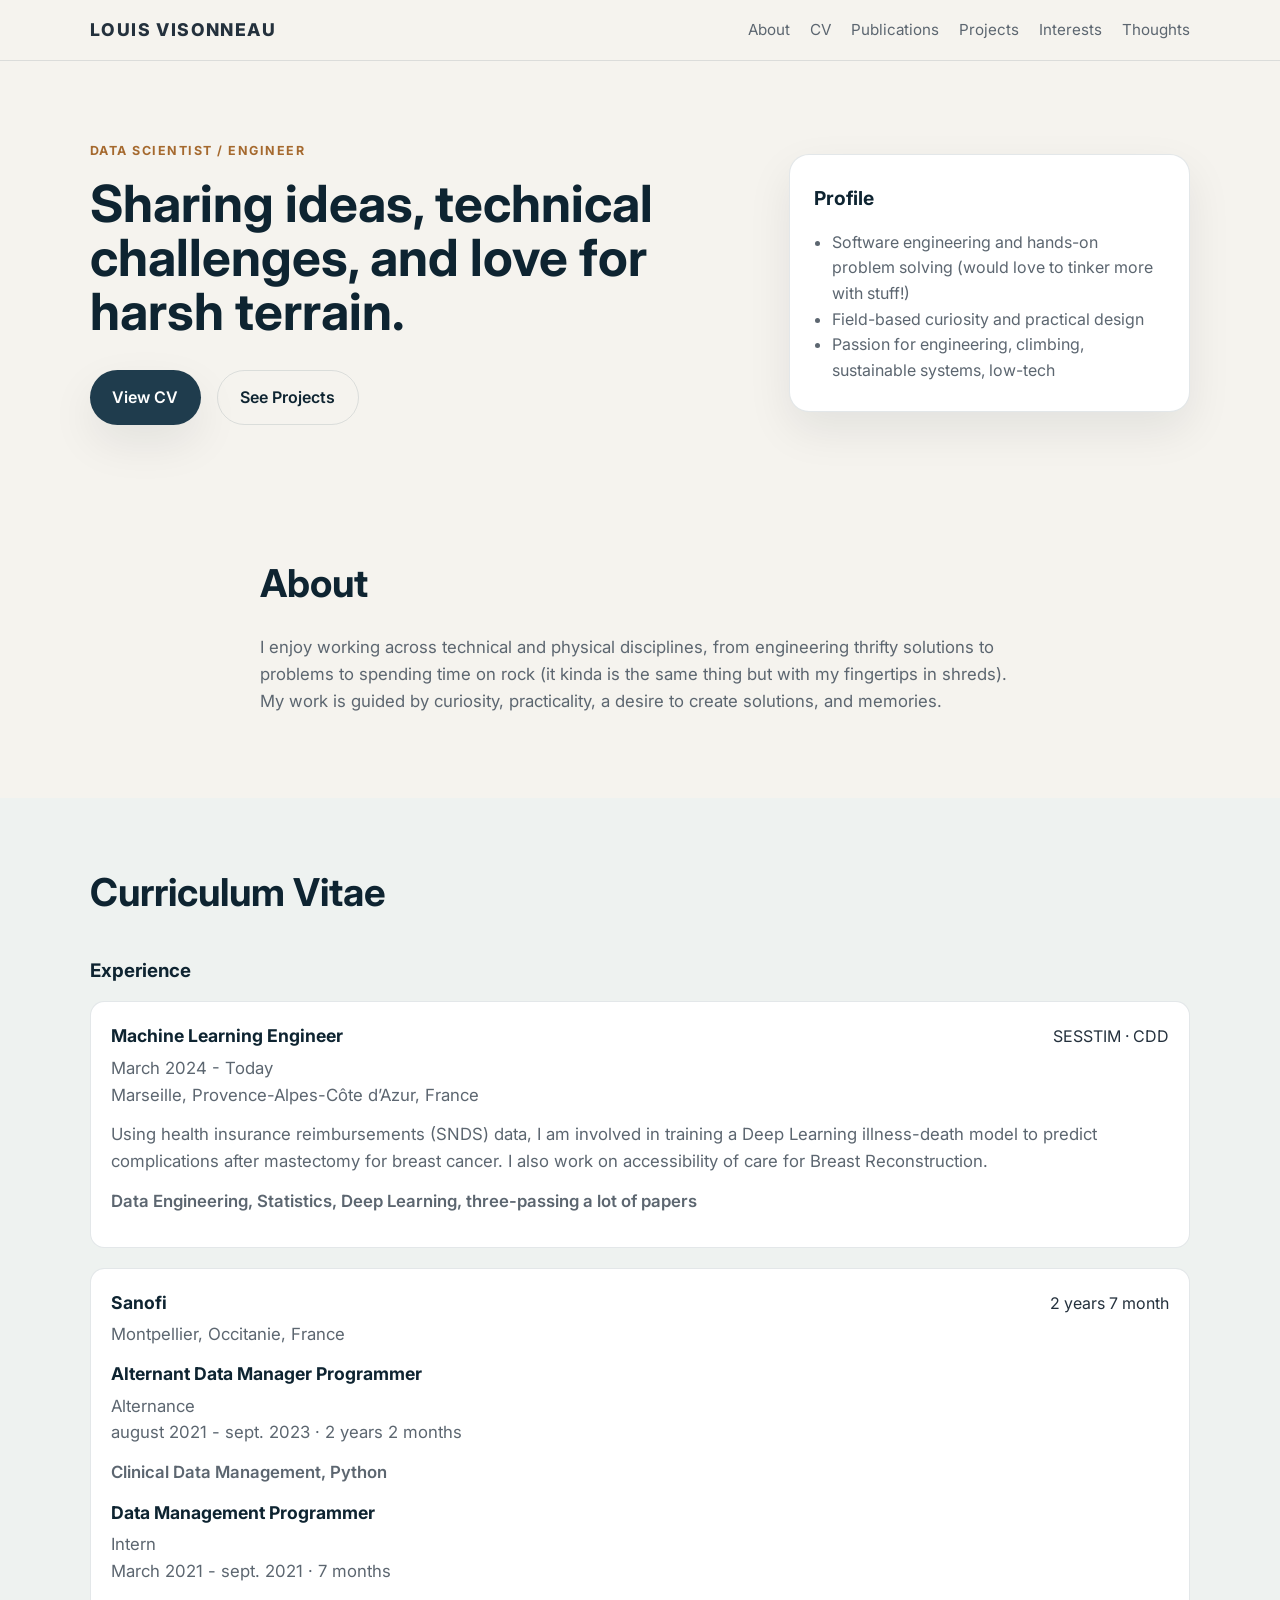
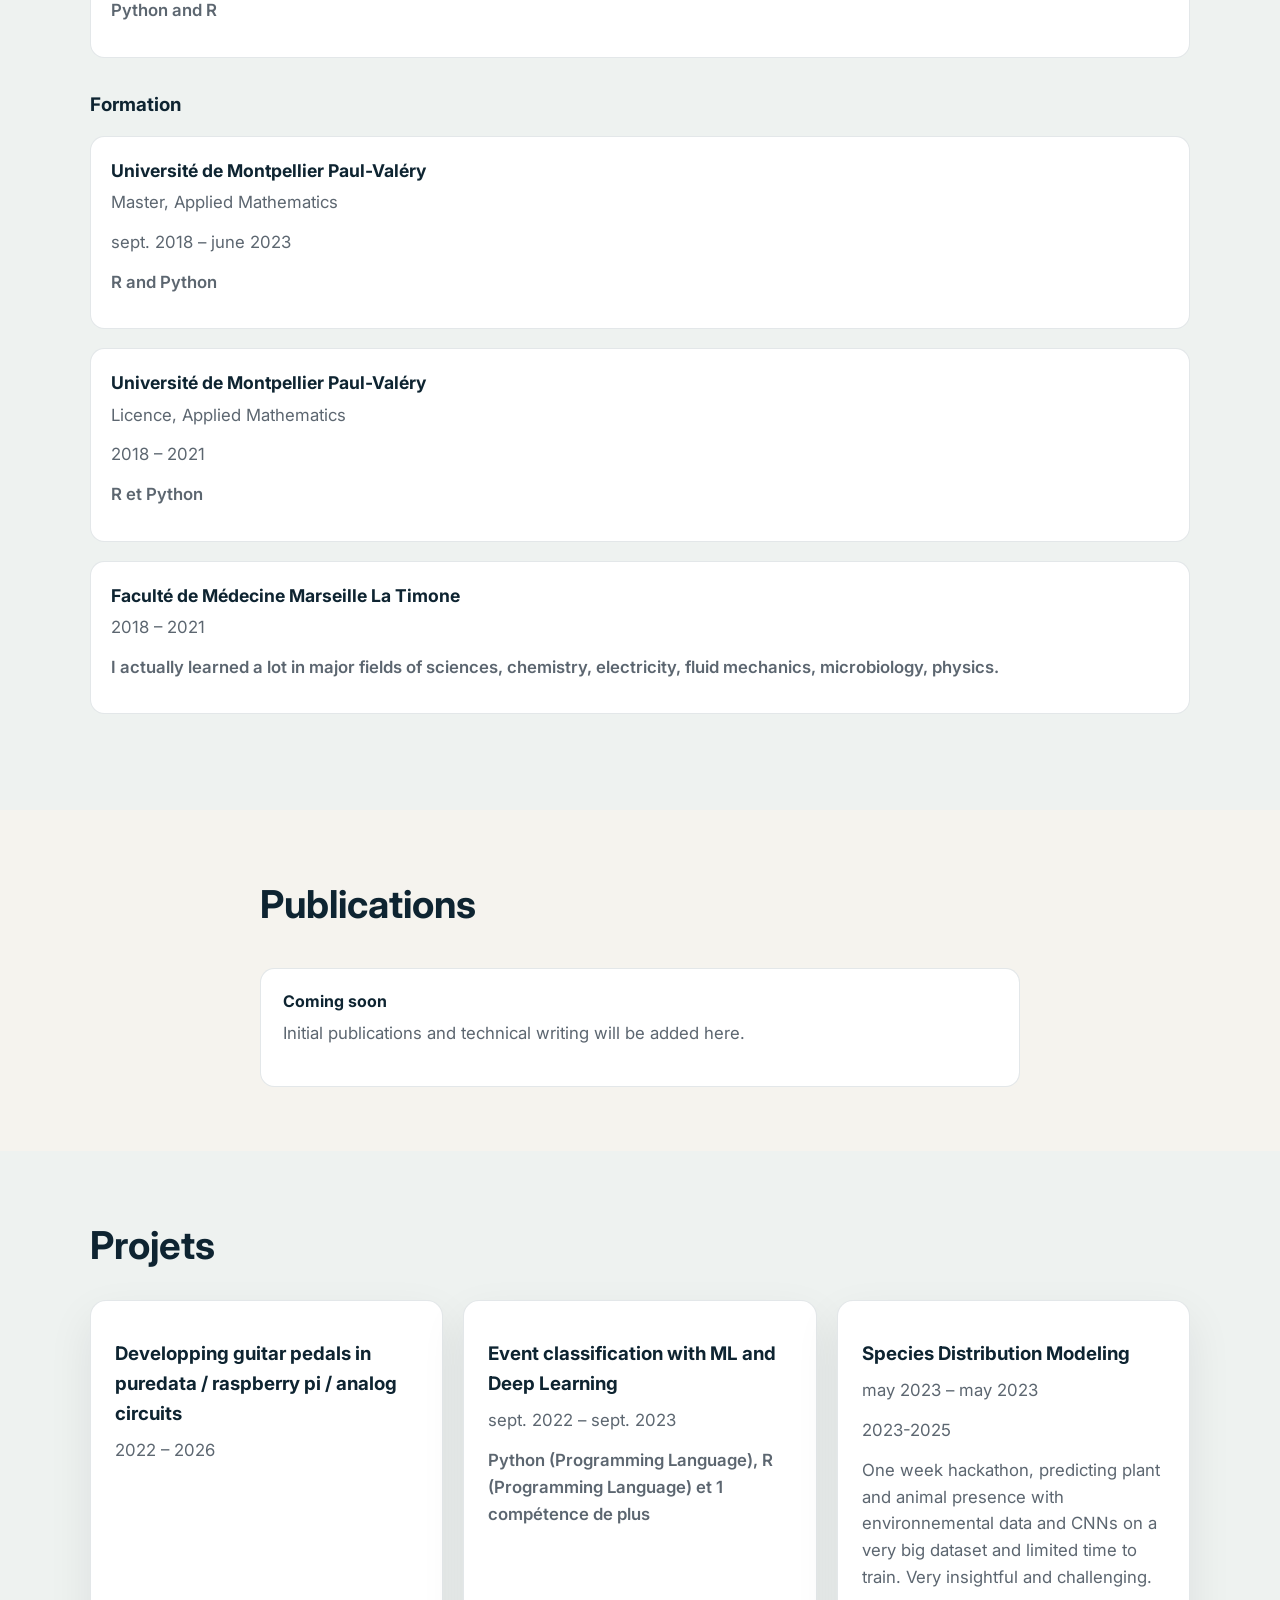
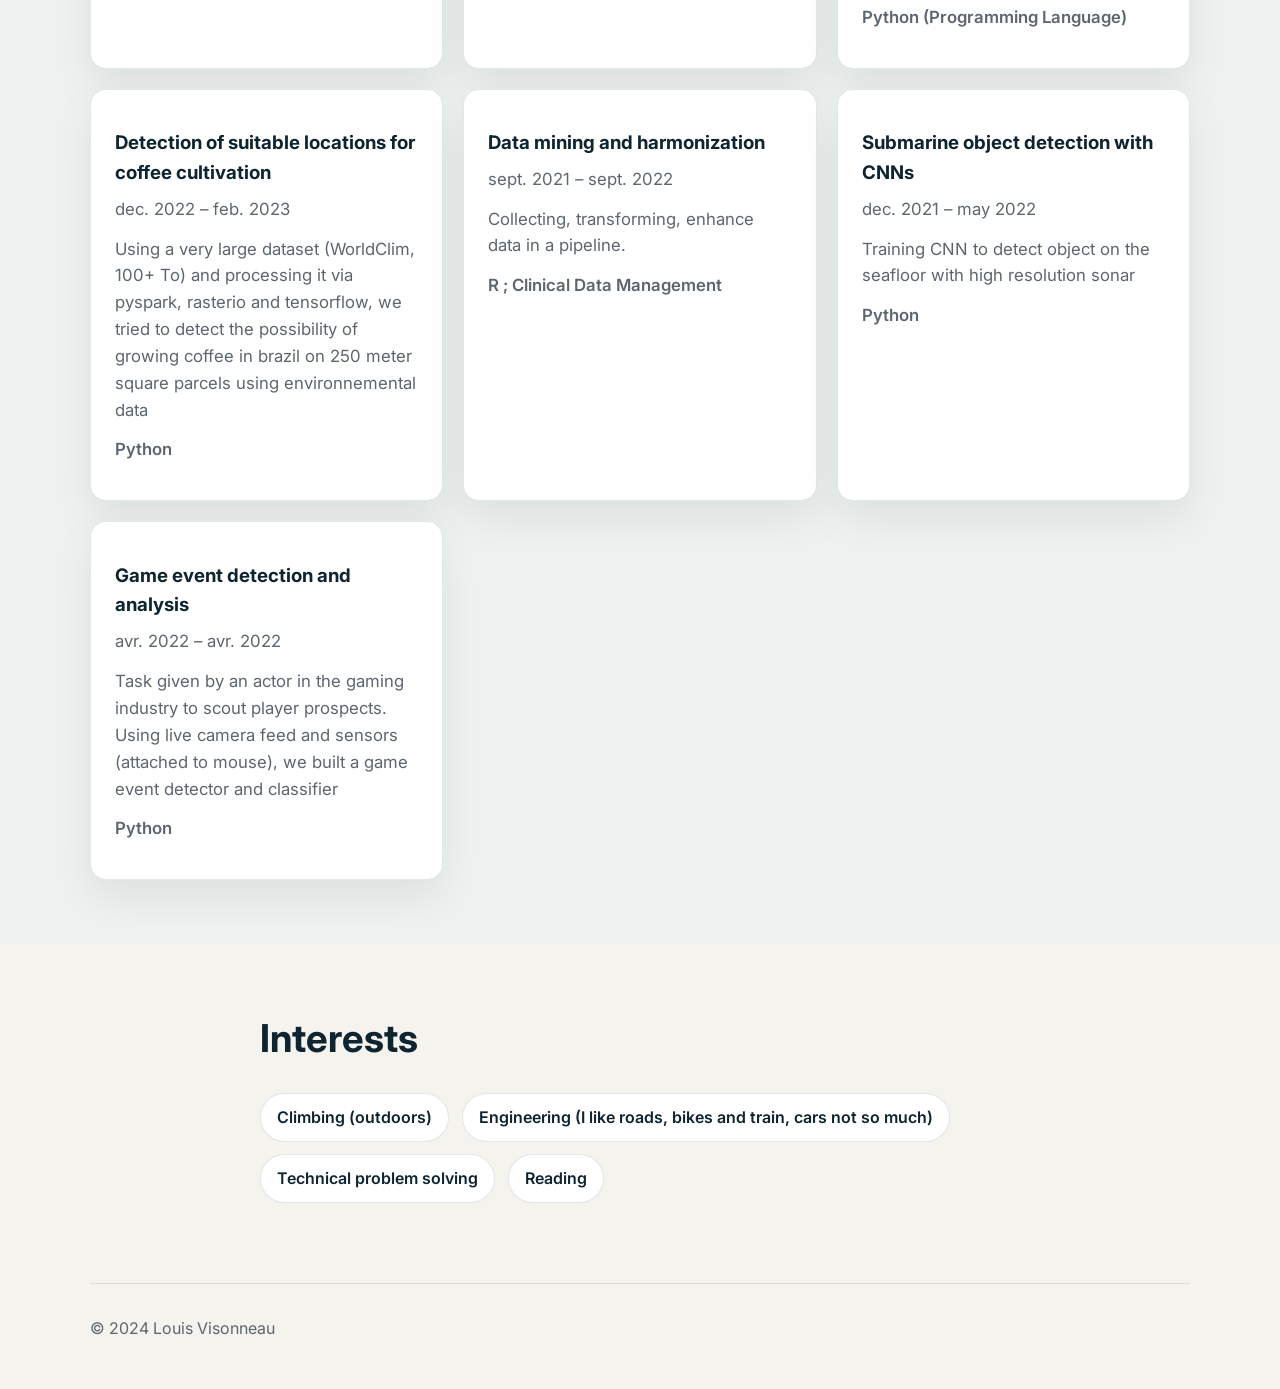
<file: index.html>
<!DOCTYPE html>
<html lang="en">
  <head>
    <meta charset="UTF-8" />
    <meta name="viewport" content="width=device-width, initial-scale=1.0" />
    <title>Louis Visonneau | Portfolio</title>
    <meta
      name="description"
      content="Personal portfolio for Louis Visonneau, featuring CV, publications, projects, and interests and thoughts"
    />
    <link rel="preconnect" href="https://fonts.googleapis.com" />
    <link rel="preconnect" href="https://fonts.gstatic.com" crossorigin />
    <link
      href="https://fonts.googleapis.com/css2?family=Inter:wght@400;500;600;700;800&display=swap"
      rel="stylesheet"
    />
    <link rel="stylesheet" href="styles.css" />
  </head>
  <body>
    <header class="site-header">
      <div class="container nav">
        <div class="brand">Louis Visonneau</div>
        <nav class="main-nav" aria-label="Main navigation">
          <a href="#about">About</a>
          <a href="#cv">CV</a>
          <a href="#publications">Publications</a>
          <a href="#projects">Projects</a>
          <a href="#interests">Interests</a>
          <a href="thoughts.html">Thoughts</a>
        </nav>
      </div>
    </header>

    <main>
      <section class="hero">
        <div class="container hero-inner">
          <div class="hero-copy">
            <p class="eyebrow">Data Scientist / Engineer</p>
            <h1>Sharing ideas, technical challenges, and love for harsh terrain.</h1>
            <div class="cta-row">
              <a class="button primary" href="#cv">View CV</a>
              <a class="button secondary" href="#projects">See Projects</a>
            </div>
          </div>
          <div class="hero-card" aria-label="Profile summary card">
            <h2>Profile</h2>
            <ul>
              <li>Software engineering and hands-on problem solving (would love to tinker more with stuff!)</li>
              <li>Field-based curiosity and practical design</li>
              <li>Passion for engineering, climbing, sustainable systems, low-tech</li>
            </ul>
          </div>
        </div>
      </section>

      <section id="about" class="content-section">
        <div class="container narrow">
          <h2>About</h2>
          <p>
            I enjoy working across technical and physical disciplines, from engineering
            thrifty solutions to problems to spending time on rock (it kinda is the same thing but with my fingertips in shreds). My work is
            guided by curiosity, practicality, a desire to create solutions, and memories.
          </p>
        </div>
      </section>

      <section id="cv" class="content-section alt">
        <div class="container">
          <h2>Curriculum Vitae</h2>
          <div class="cv-group">
            <h3>Experience</h3>
            <article class="cv-entry">
              <div class="cv-entry-heading">
                <h4>Machine Learning Engineer</h4>
                <span>SESSTIM · CDD</span>
              </div>
              <p class="cv-meta">March 2024 - Today <br />Marseille, Provence-Alpes-Côte d’Azur, France</p>
              <p>Using health insurance reimbursements (SNDS) data, I am involved in training a Deep Learning illness-death model to predict complications after mastectomy for breast cancer. I also work on accessibility of care for Breast Reconstruction.</p>
              <p class="cv-skills">Data Engineering, Statistics, Deep Learning, three-passing a lot of papers</p>
            </article>
            <article class="cv-entry">
              <div class="cv-entry-heading">
                <h4>Sanofi</h4>
                <span>2 years 7 month</span>
              </div>
              <p class="cv-meta">Montpellier, Occitanie, France</p>
              <h4>Alternant Data Manager Programmer</h4>
              <p class="cv-meta">Alternance<br />august 2021 - sept. 2023 · 2 years 2 months</p>
              <p class="cv-skills">Clinical Data Management, Python </p>
              <h4>Data Management Programmer</h4>
              <p class="cv-meta">Intern<br />March 2021 - sept. 2021 · 7 months</p>
              <p class="cv-skills">Python and R </p>
            </article>
          </div>
          <div class="cv-group">
            <h3>Formation</h3>
            <article class="cv-entry">
              <h4>Université de Montpellier Paul-Valéry</h4>
              <p>Master, Applied Mathematics</p>
              <p class="cv-meta">sept. 2018 – june 2023</p>
              <p class="cv-skills">R and Python </p>
            </article>
            <article class="cv-entry">
              <h4>Université de Montpellier Paul-Valéry</h4>
              <p>Licence, Applied Mathematics</p>
              <p class="cv-meta">2018 – 2021</p>
              <p class="cv-skills">R et Python</p>
            </article>
            <article class="cv-entry">
              <h4>Faculté de Médecine Marseille La Timone</h4>
              <p class="cv-meta">2018 – 2021</p>
              <p class="cv-skills">I actually learned a lot in major fields of sciences, chemistry, electricity, fluid mechanics, microbiology, physics. </p>
            </article>
          </div>
          <div class="cv-group">
            <div class="interest-list">
            </div>
          </div>
        </div>
      </section>

      <section id="publications" class="content-section">
        <div class="container narrow">
          <h2>Publications</h2>
          <ul class="list-card">
            <li>
              <strong>Coming soon</strong>
              <p>Initial publications and technical writing will be added here.</p>
            </li>
          </ul>
        </div>
      </section>

      <section id="projects" class="content-section alt">
        <div class="container">
          <h2>Projets</h2>
          <div class="projects-grid">
            <article class="project-card">
              <h3>Developping guitar pedals in puredata / raspberry pi / analog circuits </h3>
              <p class="cv-meta">2022 – 2026</p>
              <p class="cv-skills"></p>
            </article>
            <article class="project-card">
              <h3>Event classification with ML and Deep Learning</h3>
              <p class="cv-meta">sept. 2022 – sept. 2023</p>
              <p class="cv-skills">Python (Programming Language), R (Programming Language) et 1 compétence de plus</p>
            </article>
            <article class="project-card">
              <h3>Species Distribution Modeling</h3>
              <p class="cv-meta">may 2023 – may 2023</p>
              <p>2023-2025</p>
              <p>One week hackathon, predicting plant and animal presence with environnemental data and CNNs on a very big dataset and limited time to train. Very insightful and challenging.</p>
              <p class="cv-skills">Python (Programming Language)</p>
            </article>
            <article class="project-card">
              <h3>Detection of suitable locations for coffee cultivation</h3>
              <p class="cv-meta">dec. 2022 – feb. 2023</p>
              <p>Using a very large dataset (WorldClim, 100+ To) and processing it via pyspark, rasterio and tensorflow, we tried to detect the possibility of growing coffee in brazil on 250 meter square parcels using environnemental data</p>
              <p class="cv-skills">Python </p>
            </article>
            <article class="project-card">
              <h3>Data mining and harmonization</h3>
              <p class="cv-meta">sept. 2021 – sept. 2022</p>
              <p>Collecting, transforming, enhance data in a pipeline.</p>
              <p class="cv-skills">R ; Clinical Data Management</p>
            </article>
            <article class="project-card">
              <h3>Submarine object detection with CNNs</h3>
              <p class="cv-meta">dec. 2021 – may 2022</p>
              <p>Training CNN to detect object on the seafloor with high resolution sonar</p>
              <p class="cv-skills">Python</p>
            </article>
            <article class="project-card">
              <h3>Game event detection and analysis</h3>
              <p class="cv-meta">avr. 2022 – avr. 2022</p>
              <p>Task given by an actor in the gaming industry to scout player prospects. Using live camera feed and sensors (attached to mouse), we built a game event detector and classifier</p>
              <p class="cv-skills"> Python</p>
            </article>
          </div>
        </div>
      </section>

      <section id="interests" class="content-section">
        <div class="container narrow">
          <h2>Interests</h2>
          <div class="interest-list" aria-label="Interests">
            <span>Climbing (outdoors)</span>
            <span>Engineering (I like roads, bikes and train, cars not so much)</span>
            <span>Technical problem solving</span>
            <span>Reading</span>
          </div>
        </div>
      </section>
    </main>

    <footer class="site-footer">
      <div class="container footer-inner">
        <p>© 2024 Louis Visonneau</p>
      </div>
    </footer>
  </body>
</html>
</file>
<file: styles.css>
:root {
  --bg: #f5f3ee;
  --panel: #ffffff;
  --panel-alt: #eef2f0;
  --primary: #1f3c4d;
  --primary-strong: #0e2431;
  --accent: #a5692e;
  --text: #24313d;
  --muted: #5c6670;
  --border: rgba(31, 60, 77, 0.12);
  --shadow: 0 18px 45px rgba(15, 27, 36, 0.08);
}

* {
  box-sizing: border-box;
}

html {
  scroll-behavior: smooth;
}

body {
  margin: 0;
  font-family: "Inter", sans-serif;
  background: var(--bg);
  color: var(--text);
  line-height: 1.6;
}

a {
  color: inherit;
  text-decoration: none;
}

img {
  max-width: 100%;
  display: block;
}

.container {
  width: min(1100px, calc(100% - 2rem));
  margin: 0 auto;
}

.narrow {
  max-width: 760px;
}

.site-header {
  position: sticky;
  top: 0;
  z-index: 10;
  background: rgba(245, 243, 238, 0.9);
  backdrop-filter: blur(8px);
  border-bottom: 1px solid var(--border);
}

.nav {
  display: flex;
  justify-content: space-between;
  align-items: center;
  padding: 1rem 0;
}

.brand {
  font-size: 1.1rem;
  font-weight: 800;
  letter-spacing: 0.08em;
  text-transform: uppercase;
}

.main-nav {
  display: flex;
  gap: 1.25rem;
  flex-wrap: wrap;
  color: var(--muted);
  font-size: 0.95rem;
}

.main-nav a:hover,
.main-nav a:focus-visible {
  color: var(--primary-strong);
}

.hero {
  padding: 5rem 0 4rem;
}

.hero-inner {
  display: grid;
  grid-template-columns: 1.5fr 0.9fr;
  gap: 2rem;
  align-items: center;
}

.eyebrow {
  margin: 0 0 1rem;
  font-size: 0.78rem;
  font-weight: 700;
  letter-spacing: 0.12em;
  text-transform: uppercase;
  color: var(--accent);
}

.hero h1 {
  margin: 0 0 1rem;
  font-size: clamp(2.5rem, 4vw, 4.4rem);
  line-height: 1.05;
  color: var(--primary-strong);
}

.lead {
  max-width: 62ch;
  margin: 0;
  font-size: 1.1rem;
  color: var(--muted);
}

.cta-row {
  display: flex;
  gap: 1rem;
  flex-wrap: wrap;
  margin-top: 2rem;
}

.button {
  display: inline-flex;
  align-items: center;
  justify-content: center;
  border-radius: 999px;
  padding: 0.85rem 1.4rem;
  font-weight: 600;
  transition: transform 0.2s ease, box-shadow 0.2s ease;
}

.button:hover,
.button:focus-visible {
  transform: translateY(-1px);
}

.button.primary {
  background: var(--primary);
  color: #fff;
  box-shadow: var(--shadow);
}

.button.secondary {
  background: transparent;
  border: 1px solid var(--border);
  color: var(--primary-strong);
}

.hero-card {
  background: var(--panel);
  border: 1px solid var(--border);
  border-radius: 1.25rem;
  padding: 1.75rem 1.5rem;
  box-shadow: var(--shadow);
}

.hero-card h2 {
  margin-top: 0;
  margin-bottom: 1rem;
  font-size: 1.2rem;
  color: var(--primary-strong);
}

.hero-card ul {
  margin: 0;
  padding-left: 1.1rem;
  color: var(--muted);
}

.content-section {
  padding: 2rem 0 4rem;
}

.content-section.alt {
  background: var(--panel-alt);
}

.content-section h2 {
  margin-bottom: 1.25rem;
  font-size: clamp(1.9rem, 3vw, 2.8rem);
  color: var(--primary-strong);
}

.content-section p {
  margin: 0 0 1.2rem;
  color: var(--muted);
  font-size: 1.05rem;
}

.timeline {
  display: grid;
  gap: 1.2rem;
  margin-top: 2rem;
}

.cv-group {
  margin-top: 2rem;
}

.cv-group > h3 {
  margin-bottom: 1rem;
  color: var(--primary-strong);
}

.cv-entry {
  margin-bottom: 1.2rem;
  padding: 1.25rem;
  background: var(--panel);
  border: 1px solid var(--border);
  border-radius: 0.9rem;
}

.cv-entry-heading {
  display: flex;
  justify-content: space-between;
  gap: 1rem;
  align-items: baseline;
}

.cv-entry h4 {
  margin: 0 0 0.25rem;
  color: var(--primary-strong);
  font-size: 1.1rem;
}

.cv-meta,
.cv-skills {
  color: var(--muted);
  font-size: 0.95rem;
}

.cv-entry p,
.project-card p {
  margin-bottom: 0.8rem;
}

.cv-skills {
  font-weight: 600;
}

.item {
  display: grid;
  grid-template-columns: 140px 1fr;
  gap: 1rem;
  padding: 1.25rem;
  background: var(--panel);
  border: 1px solid var(--border);
  border-radius: 0.9rem;
}

.year {
  font-weight: 800;
  color: var(--accent);
}

.item h3 {
  margin: 0 0 0.25rem;
  color: var(--primary-strong);
}

.note {
  margin-top: 1.5rem;
  font-style: italic;
}

.list-card {
  list-style: none;
  margin: 2rem 0 0;
  padding: 0;
  display: grid;
  gap: 1rem;
}

.list-card li {
  background: var(--panel);
  border: 1px solid var(--border);
  border-radius: 0.9rem;
  padding: 1.25rem 1.4rem;
}

.list-card strong {
  display: block;
  margin-bottom: 0.35rem;
  color: var(--primary-strong);
}

.projects-grid {
  display: grid;
  grid-template-columns: repeat(3, minmax(0, 1fr));
  gap: 1.25rem;
  margin-top: 1.5rem;
}

.project-card {
  padding: 1.5rem;
  background: var(--panel);
  border: 1px solid var(--border);
  border-radius: 1rem;
  box-shadow: var(--shadow);
}

.tag {
  display: inline-block;
  padding: 0.35rem 0.7rem;
  border-radius: 999px;
  background: rgba(165, 105, 46, 0.12);
  color: var(--accent);
  font-size: 0.75rem;
  font-weight: 700;
  letter-spacing: 0.04em;
  text-transform: uppercase;
}

.project-card h3 {
  margin: 0.9rem 0 0.5rem;
  color: var(--primary-strong);
}

.interest-list {
  display: flex;
  flex-wrap: wrap;
  gap: 0.8rem;
  margin-top: 1.5rem;
}

.interest-list span {
  background: var(--panel);
  border: 1px solid var(--border);
  border-radius: 999px;
  padding: 0.65rem 1rem;
  color: var(--primary-strong);
  font-weight: 600;
}

.thoughts-list {
  margin: 2rem 0 0;
  padding-left: 1.4rem;
  display: grid;
  gap: 0.85rem;
}

.thoughts-list li {
  padding-left: 0.3rem;
}

.thoughts-list a {
  font-weight: 600;
  color: var(--primary-strong);
  border-bottom: 1px solid transparent;
}

.thoughts-list a:hover,
.thoughts-list a:focus-visible {
  color: var(--accent);
  border-bottom-color: var(--accent);
}

.thought-content {
  margin-top: 1.5rem;
  background: var(--panel);
  border: 1px solid var(--border);
  border-radius: 1rem;
  padding: 1.75rem 2rem;
  box-shadow: var(--shadow);
}

.thought-content h1 {
  margin-top: 0;
  color: var(--primary-strong);
}

.thought-content h2,
.thought-content h3 {
  color: var(--primary-strong);
}

.thought-content p,
.thought-content li {
  color: var(--text);
}

.thought-content a {
  color: var(--accent);
  text-decoration: underline;
}

.site-footer {
  padding: 1rem 0 2rem;
}

.footer-inner {
  padding-top: 1rem;
  border-top: 1px solid var(--border);
  color: var(--muted);
}

@media (max-width: 760px) {
  .hero-inner,
  .projects-grid {
    grid-template-columns: 1fr;
  }

  .nav {
    flex-direction: column;
    gap: 0.75rem;
  }

  .main-nav {
    justify-content: center;
  }

  .item {
    grid-template-columns: 1fr;
  }

  .cv-entry-heading {
    display: block;
  }
}
</file>
